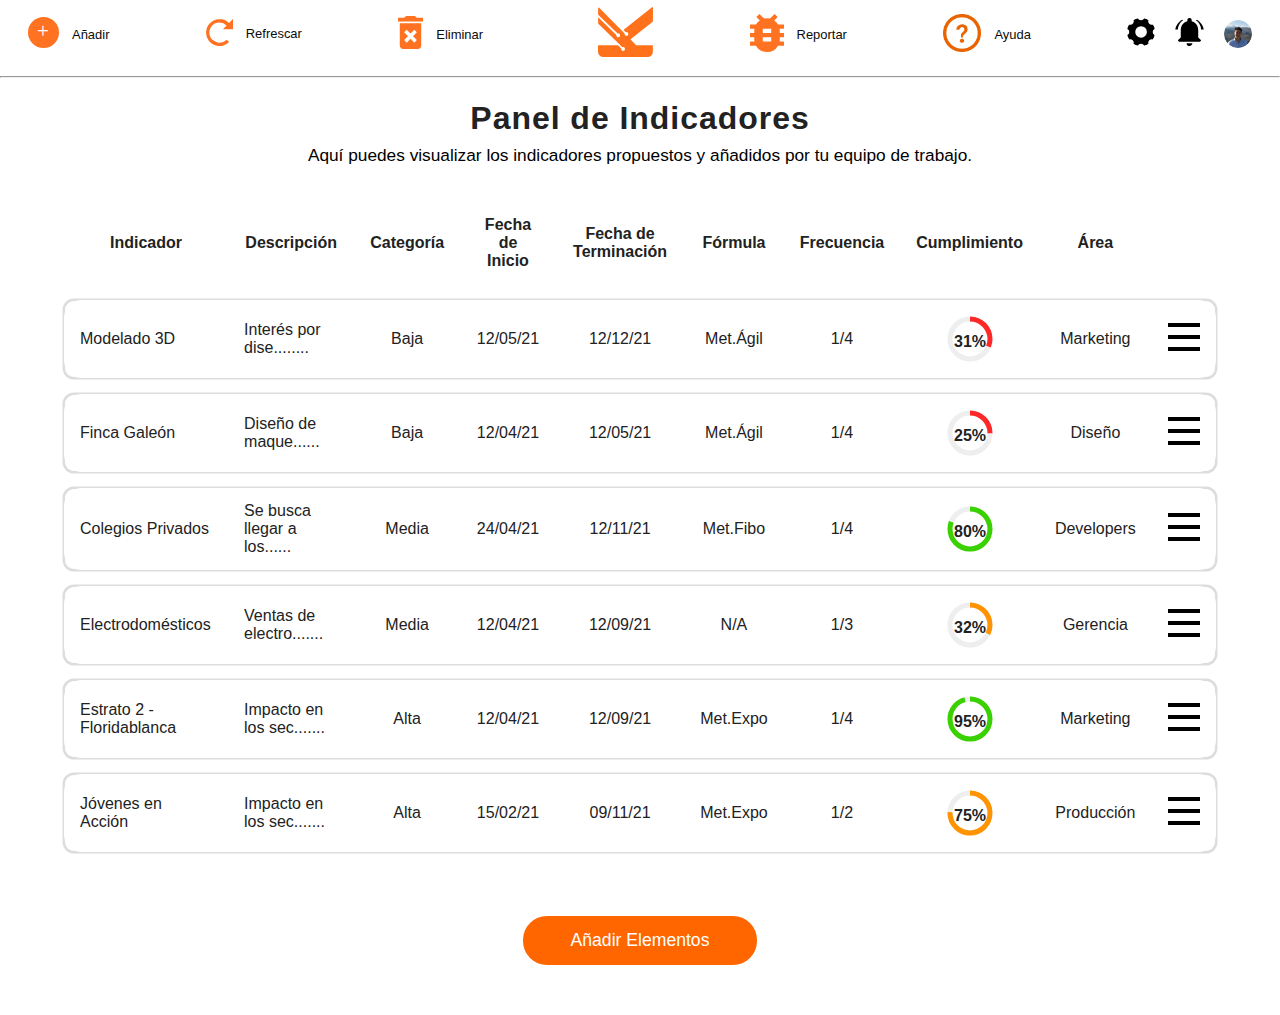
<file: dashboard.html>
<!DOCTYPE html>
<html lang="es">
<head>
    <meta charset="UTF-8">
    <meta name="viewport" content="width=device-width, initial-scale=1.0">
    <link rel="stylesheet" href="styles_dashboard.css">
    <title>Panel de Indicadores</title>
</head>
<body>

     <input type="checkbox" id="menu-toggle" style="display: none;">

    <header>
        <div class="encabezado">
            <div class="marco">
                <div class="estructura">
                    <a href="./formularios/añadir.html"><img src="/assents/Group 3.svg" alt="Añadir" class="icono"></a>
                    <p>Añadir</p>
                </div>
            </div>
            <div class="marco">
                <div class="estructura">
                    <a href="./dashboard.html"><img src="/assents/Icon open-reload.svg" alt="Refrescar" class="icono"></a>
                    <p>Refrescar</p>
                </div>
            </div>
            <div class="marco">
                <div class="estructura">
                    <a href="./formularios/eliminar.html"><img src="/assents/Icon material-delete-forever.svg"  alt="Eliminar" class="icono"></a>
                    <p>Eliminar</p>
                </div>
            </div>
            <div class="marco-icono">
                <img src="/assents/kario sin kairo.svg" alt="Logo">
            </div>
            <div class="marco">
                <div class="estructura">
                    <a href="./formularios/report.html"><img src="/assents/Icon material-bug-report.svg" alt="Reportar" class="icono"></a>
                    <p>Reportar</p>
                </div>
            </div>
            <div class="marco">
                <div class="estructura">
                    <a href="/formularios/ayuda.html"><img src="/assents/icone-point-d-interrogation-question-orange.png" width="38px" alt="Ayuda" class="icono"></a>
                    <p>Ayuda</p>
                </div>
            </div>
            <div class="iconos">
                <div class="configuracion">
                    <img src="/assents/Icon ionic-ios-settings.svg" alt="Configuración">
                </div>
                <div class="notificacion">
                    <img src="/assents/Icon material-notifications-active.svg" alt="Notificación">
                </div>
               <label for="menu-toggle" class="imagen" style="cursor: pointer;">
                    <img src="./assents/pp@2x.png" alt="usuario" />
               </label>
               
            </div>
        </div>
    </header>
    <hr>
    <h1>Panel de Indicadores</h1> 
    <p>Aquí puedes visualizar los indicadores propuestos y añadidos por tu equipo de trabajo.</p>
    
    <table class="table">
        <thead>
            <tr>
                <th>Indicador</th>
                <th>Descripción</th>
                <th>Categoría</th>
                <th>Fecha de Inicio</th>
                <th>Fecha de Terminación</th>
                <th>Fórmula</th>
                <th>Frecuencia</th>
                <th>Cumplimiento</th>
                <th>Área</th>
            </tr>
        </thead>
        <tbody>
            <tr class="descripcion">
                <td>Modelado 3D</td>
                <td>Interés por dise........</td>
                <td class="centrar">Baja</td>
                <td class="centrar">12/05/21</td>
                <td class="centrar">12/12/21</td>
                <td class="centrar">Met.Ágil</td>
                <td class="centrar">1/4</td>
                <td class="circle centrar">
                    <svg width="50" height="50">
                        <circle class="bg" cx="25" cy="25" r="20" />
                        <circle class="progress-1" cx="25" cy="25" r="20" />
                        <text x="25" y="29" class="percentage">31%</text>
                    </svg>
                </td>
                <td class="centrar">Marketing</td>
                <td><img src="/assents/Repeat Grid 2.svg" alt="Menú" class="menu"></td>
            </tr>
            <tr class="descripcion">
                <td>Finca Galeón</td>
                <td>Diseño de maque......</td>
                <td class="centrar">Baja</td>
                <td class="centrar">12/04/21</td>
                <td class="centrar">12/05/21</td>
                <td class="centrar">Met.Ágil</td>
                <td class="centrar">1/4</td>
                <td class="circle centrar">
                    <svg width="50" height="50">
                        <circle class="bg" cx="25" cy="25" r="20" />
                        <circle class="progress-2" cx="25" cy="25" r="20" />
                        <text x="25" y="29" class="percentage">25%</text>
                    </svg>
                </td>
                <td class="centrar">Diseño</td>
                <td><img src="/assents/Repeat Grid 2.svg" alt="Menú" class="menu"></td>
            </tr>
            <tr class="descripcion">
                <td>Colegios Privados</td>
                <td>Se busca llegar a los......</td>
                <td class="centrar">Media</td>
                <td class="centrar">24/04/21</td>
                <td class="centrar">12/11/21</td>
                <td class="centrar">Met.Fibo</td>
                <td class="centrar">1/4</td>
                <td class="circle centrar">
                    <svg width="50" height="50">
                        <circle class="bg" cx="25" cy="25" r="20" />
                        <circle class="progress-3" cx="25" cy="25" r="20" />
                        <text x="25" y="29" class="percentage">80%</text>
                    </svg>
                </td>
                <td class="centrar">Developers</td>
                <td><img src="/assents/Repeat Grid 2.svg" alt="Menú" class="menu"></td>
            </tr>
            <tr class="descripcion">
                <td>Electrodomésticos</td>
                <td>Ventas de electro.......</td>
                <td class="centrar">Media</td>
                <td class="centrar">12/04/21</td>
                <td class="centrar">12/09/21</td>
                <td class="centrar">N/A</td>
                <td class="centrar">1/3</td>
                <td class="circle centrar">
                    <svg width="50" height="50">
                        <circle class="bg" cx="25" cy="25" r="20" />
                        <circle class="progress-4" cx="25" cy="25" r="20" />
                        <text x="25" y="29" class="percentage">32%</text>
                    </svg>
                </td>
                <td class="centrar">Gerencia</td>
                <td><img src="/assents/Repeat Grid 2.svg" alt="Menú" class="menu"></td>
            </tr>
            <tr class="descripcion">
                <td>Estrato 2 - Floridablanca</td>
                <td>Impacto en los sec.......</td>
                <td class="centrar">Alta</td>
                <td class="centrar">12/04/21</td>
                <td class="centrar">12/09/21</td>
                <td class="centrar">Met.Expo</td>
                <td class="centrar">1/4</td>
                <td class="circle centrar">
                    <svg width="50" height="50">
                        <circle class="bg" cx="25" cy="25" r="20" />
                        <circle class="progress-5" cx="25" cy="25" r="20" />
                        <text x="25" y="29" class="percentage">95%</text>
                    </svg>
                </td>
                <td class="centrar">Marketing</td>
                <td><img src="/assents/Repeat Grid 2.svg" alt="Menú" class="menu"></td>
            </tr>
            <tr class="descripcion">
                <td>Jóvenes en Acción</td>
                <td>Impacto en los sec.......</td>
                <td class="centrar">Alta</td>
                <td class="centrar">15/02/21</td>
                <td class="centrar">09/11/21</td>
                <td class="centrar">Met.Expo</td>
                <td class="centrar">1/2</td>
                <td class="circle centrar">
                    <svg width="50" height="50">
                        <circle class="bg" cx="25" cy="25" r="20" />
                        <circle class="progress-6" cx="25" cy="25" r="20" />
                        <text x="25" y="29" class="percentage">75%</text>
                    </svg>
                </td>
                <td class="centrar">Producción</td>
                <td><img src="/assents/Repeat Grid 2.svg" alt="Menú" class="menu"></td>
            </tr>
        </tbody>
    </table>
    <br><br>
    <form action="formularios/añadir.html">
        <div class="boton">
            <button>Añadir Elementos</button>
        </div>
    </form>
    
    <nav class="mini-menu">
        <a href="index.html"> <img src="/assents/logout.png" alt="logout" /> Cerrar sesión </a>
    </nav>

</body>
</html>
</file>
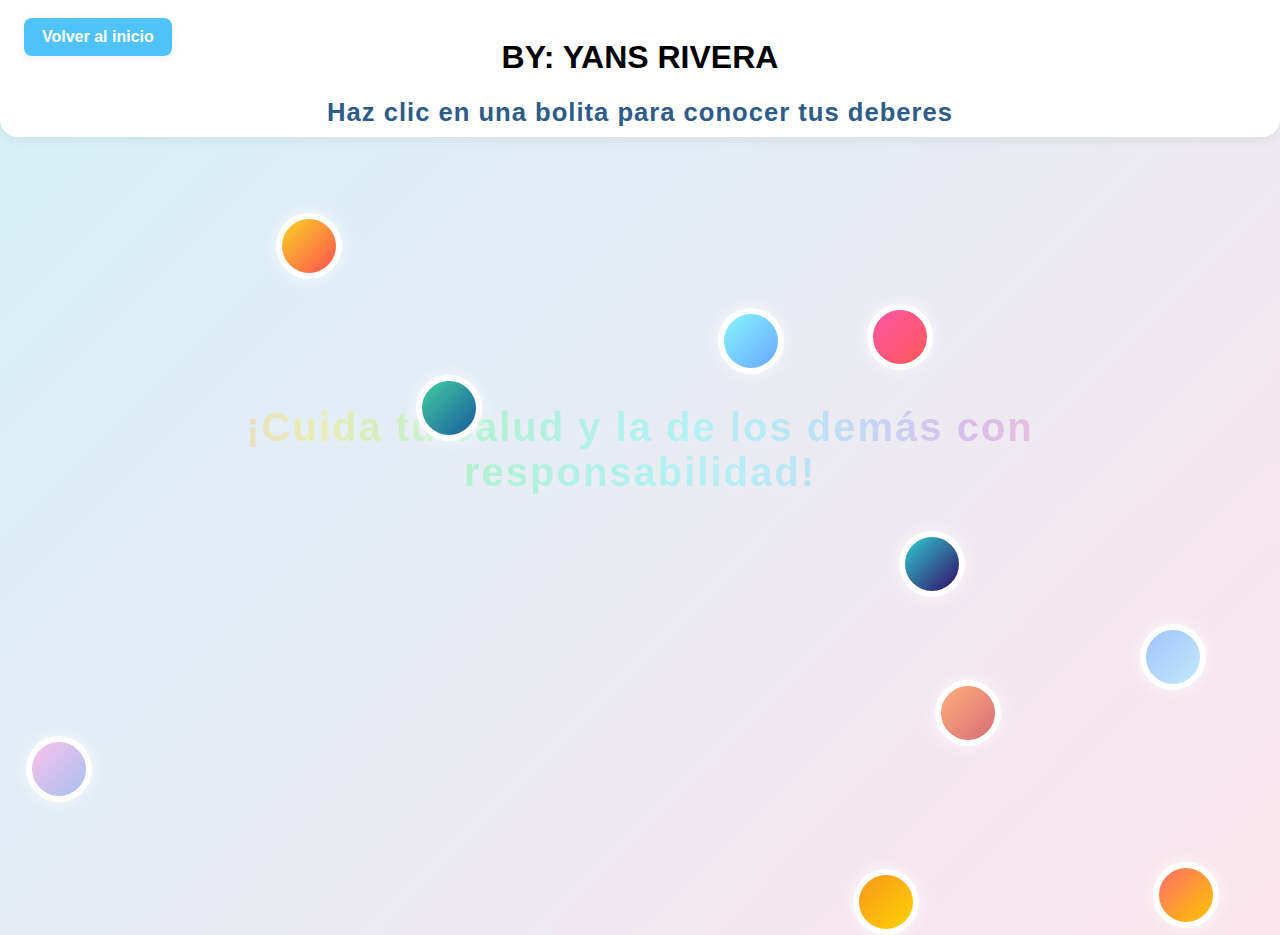
<file: deberes.html>
<!DOCTYPE html>
<html lang="es">
<head>
  <meta charset="UTF-8" />
  <meta name="viewport" content="width=device-width, initial-scale=1.0" />
  <title>Deberes</title>
  <link rel="stylesheet" href="estilos_salas.css" />
</head>
<body>
  <div class="contenedor-sala">
    <h1>BY: YANS RIVERA</h1>
    <a href="bienvenida.html" class="btn-volver">Volver al inicio</a>
    <h1 class="titulo">Haz clic en una bolita para conocer tus deberes</h1>
  </div>

  <div class="fondo-texto">¡Cuida tu salud y la de los demás con responsabilidad!</div>

  <div class="sala" id="salaDeberes" style="position:relative; width:100vw; height:calc(100vh - 120px); overflow:hidden;">
    <div class="bolita" data-mensaje="Cumplir con las normas establecidas en el centro de salud."></div>
    <div class="bolita" data-mensaje="Respetar al personal médico y administrativo."></div>
    <div class="bolita" data-mensaje="Proporcionar información veraz sobre su estado de salud."></div>
    <div class="bolita" data-mensaje="Cuidar las instalaciones y recursos del centro de salud."></div>
    <div class="bolita" data-mensaje="Seguir las indicaciones médicas y tratamientos prescritos."></div>
    <div class="bolita" data-mensaje="Informar oportunamente sobre cambios en su estado de salud."></div>
    <div class="bolita" data-mensaje="Respetar los derechos de otros pacientes."></div>
    <div class="bolita" data-mensaje="Cumplir con los horarios establecidos para citas y procedimientos."></div>
    <div class="bolita" data-mensaje="Evitar conductas que pongan en riesgo la seguridad de otros."></div>
    <div class="bolita" data-mensaje="Participar activamente en su proceso de recuperación."></div>
  </div>

  <div id="modal" class="modal">
    <div class="modal-contenido">
      <p id="textoModal">
        <span id="mensajeIntro"></span><br />
        <span id="mensajeDeber"></span>
      </p>
      <button id="cerrar">Cerrar</button>
    </div>
  </div>

  <script>
    const sala = document.getElementById('salaDeberes');
    const salaRect = () => sala.getBoundingClientRect();

    document.querySelectorAll('.bolita').forEach(bolita => {
      const size = bolita.offsetWidth || 54;

      bolita.style.left = Math.random() * (sala.clientWidth - size) + 'px';
      bolita.style.top = Math.random() * (sala.clientHeight - size) + 'px';

      let dx = (Math.random() - 0.5) * 9;
      let dy = (Math.random() - 0.5) * 9;

      function mover() {
        let x = parseFloat(bolita.style.left);
        let y = parseFloat(bolita.style.top);

        x += dx;
        y += dy;

        if (x <= 0 || x >= sala.clientWidth - size) dx *= -1;
        if (y <= 0 || y >= sala.clientHeight - size) dy *= -1;

        bolita.style.left = x + 'px';
        bolita.style.top = y + 'px';

        requestAnimationFrame(mover);
      }

      mover();

      bolita.addEventListener('click', () => {
        const mensaje = bolita.getAttribute('data-mensaje');
        document.getElementById('mensajeIntro').textContent = "Tienes el deber de:";
        document.getElementById('mensajeDeber').textContent = mensaje;
        document.getElementById('modal').style.display = 'flex';
      });
    });

    document.getElementById('cerrar').addEventListener('click', () => {
      document.getElementById('modal').style.display = 'none';
    });
  </script>
</body>
</html>
</file>
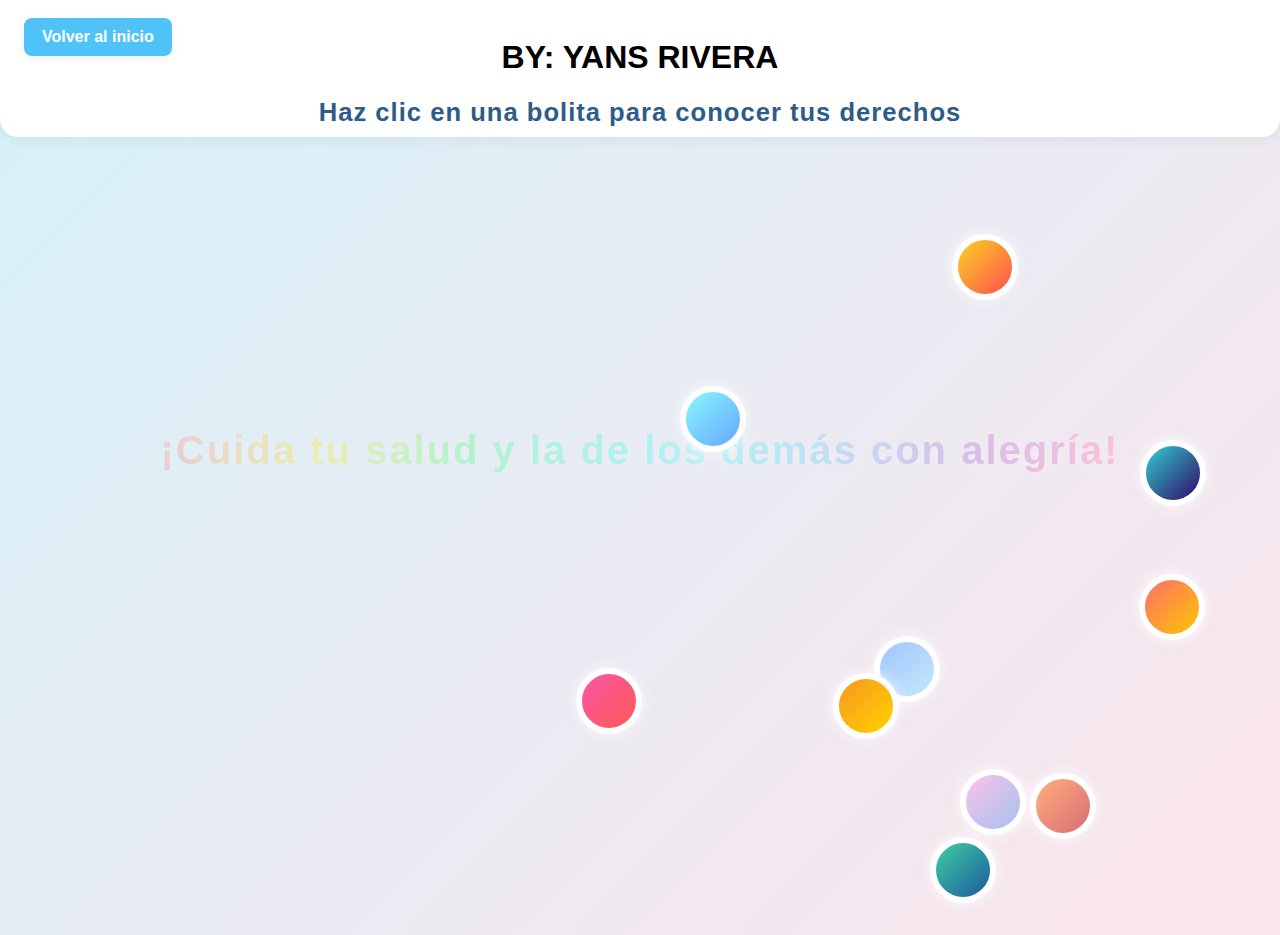
<file: derechos.html>
<!DOCTYPE html>
<html lang="es">
<head>
  <meta charset="UTF-8" />
  <meta name="viewport" content="width=device-width, initial-scale=1.0" />
  <title>Derechos</title>
  <link rel="stylesheet" href="estilos_salas.css" />
</head>
<body>
  <div class="contenedor-sala">
    <h1>BY: YANS RIVERA</h1>
    <a href="bienvenida.html" class="btn-volver">Volver al inicio</a>
    <h1 class="titulo">Haz clic en una bolita para conocer tus derechos</h1>
  </div>

  <div class="fondo-texto">¡Cuida tu salud y la de los demás con alegría!</div>

  <div class="sala" id="salaDerechos" style="position:relative; width:100vw; height:calc(100vh - 120px); overflow:hidden;">
    <div class="bolita" data-mensaje="Conocer todos los trámites administrativos. Ser informado de todo lo relacionado con su atención."></div>
    <div class="bolita" data-mensaje="Recibir atención que salvaguarde su dignidad personal y respete sus valores."></div>
    <div class="bolita" data-mensaje="Respetar su privacidad, confidencialidad de la información y contar con una historia clínica íntegra, veraz y legible."></div>
    <div class="bolita" data-mensaje="Recibir un trato amable, cortés y humano por parte de todo el personal."></div>
    <div class="bolita" data-mensaje="Conocer toda la información sobre la enfermedad, procedimientos y tratamientos."></div>
    <div class="bolita" data-mensaje="Ser atendido por personal capacitado."></div>
    <div class="bolita" data-mensaje="Recibir prescripción de medicamentos y explicación de vías de administración."></div>
    <div class="bolita" data-mensaje="Aceptar o rechazar procedimientos dejando constancia escrita."></div>
    <div class="bolita" data-mensaje="Recibir atención requerida de acuerdo a sus necesidades."></div>
    <div class="bolita" data-mensaje="Recibir atención en un ambiente seguro y limpio."></div>
  </div>

  <div id="modal" class="modal">
    <div class="modal-contenido">
      <p id="textoModal">
        <span id="mensajeIntro"></span><br />
        <span id="mensajeDerecho"></span>
      </p>
      <button id="cerrar">Cerrar</button>
    </div>
  </div>

  <script>
    const sala = document.getElementById('salaDerechos');
    const salaRect = () => sala.getBoundingClientRect();

    document.querySelectorAll('.bolita').forEach(bolita => {
      const size = bolita.offsetWidth || 54;

      bolita.style.left = Math.random() * (sala.clientWidth - size) + 'px';
      bolita.style.top = Math.random() * (sala.clientHeight - size) + 'px';

      let dx = (Math.random() - 0.5) * 9;
      let dy = (Math.random() - 0.5) * 9;

      function mover() {
        let x = parseFloat(bolita.style.left);
        let y = parseFloat(bolita.style.top);

        x += dx;
        y += dy;

        if (x <= 0 || x >= sala.clientWidth - size) dx *= -1;
        if (y <= 0 || y >= sala.clientHeight - size) dy *= -1;

        bolita.style.left = x + 'px';
        bolita.style.top = y + 'px';

        requestAnimationFrame(mover);
      }

      mover();

      bolita.addEventListener('click', () => {
        const mensaje = bolita.getAttribute('data-mensaje');
        document.getElementById('mensajeIntro').textContent = "Tienes derecho a:";
        document.getElementById('mensajeDerecho').textContent = mensaje;
        document.getElementById('modal').style.display = 'flex';
      });
    });

    document.getElementById('cerrar').addEventListener('click', () => {
      document.getElementById('modal').style.display = 'none';
    });
  </script>
</body>
</html>
</file>
<file: styles_dashboard.css>
body {
    font-family: 'Segoe UI', Arial, sans-serif;
    background: #fff;
    margin: 0;
    color: #333;
}


.encabezado {
    display: flex;
    align-items: center;
    justify-content: space-between;
    padding: 0 28px;
    height: 68px;
}

.marco {
    display: flex;
    align-items: center;
    margin-right: 18px;
    color: #020100;
    font-size: 12px;
}

.marco .estructura{
    display: flex;
    align-items: center;
    gap: 10px;
}

.marco p{
    margin: 0 0 0 3px;
    font-weight: 500;
    color: #0b0b0b;
}

.marco-icono img {
    height: 50px;
    margin: 0 18px;
}

.iconos {
    display: flex;
    align-items: center;
    gap: 20px;
}

.iconos img {
    height: 28px;
    border-radius: 50%;
}

.iconos .imagen {
    display: flex;
    align-items: center;
    height: 50px;
}

.mini-menu {
  position: fixed;
  top: 60px;
  right: -160px;
  width: 150px;
  background: transparent;
  border-left: transparent;
  padding: 12px;
  display: flex;
  flex-direction: column;
  gap: 10px;
  transition: right 0.3s ease-in-out;
  z-index: 9999;
}

.mini-menu a {
  display: flex;
  align-items: center;
  gap: 8px;
  font-size: 0.95rem;
  font-weight: 500;     
  color: #222;
  text-decoration: none;
  padding: 8px;
  border-radius: 8px;
  transition: background 0.2s;
}

.mini-menu a:hover {
  background: #eee;
}

.mini-menu a img {
  width: 18px;
  height: 18px;
}

#menu-toggle:checked ~ .mini-menu {
  right: 0;
}


h1 {
    text-align: center;
    color: #222;
    font-size: 2em;
    font-weight: 600;
    margin: 22px 0 0 0;
    letter-spacing: .03em;
}

p {
    text-align: center;
    color: #000000;
    font-size: 1.08em;
    margin-top: 8px;
}

.table {
    width: 90%;
    margin: 20px auto 0 auto;
    border-collapse: separate;
    border-spacing: 0 16px;
    font-size: 1em;
}

.table thead th {
 padding: 14px 16px;
    border: none;
    font-size: 1em;
    color: #222;
    vertical-align: middl
}

.table tbody tr {
    background: #fff;
    border-radius: 10px;
    box-shadow: 0 0 0 1.5px #ddd;
    overflow: hidden;
    margin-bottom: 14px;
    box-sizing: border-box;
}

.table tbody td {
    padding: 14px 16px;
    border: none;
    font-size: 1em;
    color: #222;
    vertical-align: middle;
}

.table tbody tr td:first-child {
    border-top-left-radius: 18px;
    border-bottom-left-radius: 18px;
}
.table tbody tr td:last-child {
    border-top-right-radius: 18px;
    border-bottom-right-radius: 18px;
}

.centrar {
    text-align: center;
}

.menu {
    height: 28px;
    cursor: pointer;
}

.circle {
    padding: 0;
    text-align: center;
}

svg {
    display: block;
    margin: auto;
}

.bg {
    fill: none;
    stroke: #eee;
    stroke-width: 5;
}

.progress-1 { /* 31% rojo */
    fill: none;
    stroke: #ff2828;
    stroke-width: 5;
    stroke-dasharray: 126;
    stroke-dashoffset: 87;
    transform: rotate(-90deg);
    transform-origin: 50% 50%;
}
.progress-2 { /* 25% rojo */
    fill: none;
    stroke: #ff2828;
    stroke-width: 5;
    stroke-dasharray: 126;
    stroke-dashoffset: 94.5;
    transform: rotate(-90deg);
    transform-origin: 50% 50%;
}
.progress-3 { /* 80% verde */
    fill: none;
    stroke: #3ad100;
    stroke-width: 5;
    stroke-dasharray: 126;
    stroke-dashoffset: 25.2;
    transform: rotate(-90deg);
    transform-origin: 50% 50%;
}
.progress-4 { /* 32% naranja */
    fill: none;
    stroke: #ff9300;
    stroke-width: 5;
    stroke-dasharray: 126;
    stroke-dashoffset: 85.7;
    transform: rotate(-90deg);
    transform-origin: 50% 50%;
}
.progress-5 { /* 95% verde */
    fill: none;
    stroke: #3ad100;
    stroke-width: 5;
    stroke-dasharray: 126;
    stroke-dashoffset: 6.3;
    transform: rotate(-90deg);
    transform-origin: 50% 50%;
}
.progress-6 { /* 75% naranja */
    fill: none;
    stroke: #ff9300;
    stroke-width: 5;
    stroke-dasharray: 126;
    stroke-dashoffset: 31.5;
    transform: rotate(-90deg);
    transform-origin: 50% 50%;
}

.percentage {
    font-size: 1em;
    font-weight: 700;
    fill: #222;
    text-anchor: middle;
    alignment-baseline: middle;
    dominant-baseline: middle;
}

.boton {
    text-align: center;
    margin-bottom: 38px;
}

.boton button {
    background: #ff6600;
    color: #fff;
    border: none;
    border-radius: 24px;
    padding: 14px 48px;
    font-size: 1.1em;
    font-weight: 500;
    cursor: pointer;
    margin-top: 12px;
    margin-bottom: 12px;
    transition: background 0.18s;
}

.boton button:hover {
    background: #ff8000;
}

@media (max-width: 1024px) {
  .encabezado {
    flex-wrap: wrap;
    justify-content: center;
    gap: 10px;
    padding: 1rem;
  }

  .marco {
    flex: 0 1 60%;
    justify-content: center;
    margin-bottom: 10px;
  }

  .marco .estructura {
    flex-wrap: wrap;
    justify-content: center;
    gap: 8px;
  }

  .marco-icono {
    flex-basis: 100%;
    text-align: center;
    margin: 8px 0;
  }

  .iconos {
    flex-wrap: wrap;
    justify-content: center;
    gap: 10px;
    margin-top: 10px;
  }

  .iconos img {
    width: 30px;
    height: 30px;
  }
}

@media (max-width: 600px) {
  .encabezado {
    flex-direction: column;
    align-items: center;
  }

  .estructura {
    flex-direction: row;
    justify-content: center;
    flex-wrap: wrap;
    gap: 10px;
  }

  .iconos {
    justify-content: center;
    gap: 12px;
    flex-wrap: wrap;
  }

  .mini-menu {
    right: -100%;
    top: 70px;
    width: 90%;
    padding: 12px;
  }

  #menu-toggle:checked ~ .mini-menu {
    right: 5%;
  }
}
</file>
<file: estilos_salas.css>
body {
  margin: 0;
  padding: 0;
  background: linear-gradient(135deg, #d4f1f9, #fce4ec);
  font-family: 'Segoe UI', sans-serif;
  position: relative;
}

/* Evitar el scroll horizontal */
html{
  overflow-x: hidden;
}

/* Texto bonito centrado */
.fondo-texto {
  position: fixed;
  top: 50%;
  left: 50%;
  transform: translate(-50%, -50%);
  font-size: 2.5rem;
  font-weight: bold;
  text-align: center;
  z-index: 1;
  opacity: 0.32;
  pointer-events: none;
  user-select: none;
  width: 90vw;
  max-width: 1000px;
  background: linear-gradient(90deg, #ff6f91, #f9d423, #43e97b, #38f9d7, #4fc3f7, #a259c6, #ff6f91);
  -webkit-background-clip: text;
  -webkit-text-fill-color: transparent;
  background-clip: text;
  text-fill-color: transparent;
  filter: brightness(1.1) drop-shadow(0 2px 8px #fff);
  padding: 0;
  border-radius: 0;
  box-shadow: none;
  letter-spacing: 2px;
}

/* Contenedor título y botón */
.contenedor-sala {
  width: 100%;
  background: #fff;
  box-shadow: 0 2px 12px rgba(44, 62, 80, 0.08);
  padding: 18px 0 10px 0;
  text-align: center;
  position: relative;
  z-index: 5;
  margin-bottom: 18px;
  border-bottom-left-radius: 18px;
  border-bottom-right-radius: 18px;
}

.titulo {
  font-size: 1.6rem;
  color: #2d5c88;
  margin: 0.5rem 0 0 0;
  font-weight: 700;
  letter-spacing: 1px;
}

/* Botón volver */
.btn-volver {
  display: inline-block;
  padding: 10px 18px;
  background-color: #4fc3f7;
  color: #fff;
  text-decoration: none;
  border-radius: 8px;
  font-weight: bold;
  transition: background-color 0.3s ease;
  margin-bottom: 8px;
  margin-top: 0;
  border: none;
  font-size: 1rem;
  box-shadow: 0 2px 8px rgba(44, 62, 80, 0.08);
  position: absolute;
  left: 24px;
  top: 18px;
}
.btn-volver:hover {
  background-color: #0288d1;
}

/* Bolitas de colores variados y efecto brillante */
.bolita {
  width: 54px;
  height: 54px;
  border-radius: 50%;
  position: absolute;
  z-index: 2;
  cursor: pointer;
  box-shadow: 0 0 18px 2px #fff, 0 0 0 4px #fff;
  transition: transform 0.2s, box-shadow 0.2s;
  border: 2px solid #fff;
  background: linear-gradient(135deg, #ffaf7b 0%, #d76d77 100%);
}
.bolita:nth-child(2) { background: linear-gradient(135deg, #43cea2 0%, #185a9d 100%);}
.bolita:nth-child(3) { background: linear-gradient(135deg, #f9d423 0%, #ff4e50 100%);}
.bolita:nth-child(4) { background: linear-gradient(135deg, #30cfd0 0%, #330867 100%);}
.bolita:nth-child(5) { background: linear-gradient(135deg, #a1c4fd 0%, #c2e9fb 100%);}
.bolita:nth-child(6) { background: linear-gradient(135deg, #fbc2eb 0%, #a6c1ee 100%);}
.bolita:nth-child(7) { background: linear-gradient(135deg, #f7971e 0%, #ffd200 100%);}
.bolita:nth-child(8) { background: linear-gradient(135deg, #fd6e6a 0%, #ffc600 100%);}
.bolita:nth-child(9) { background: linear-gradient(135deg, #89f7fe 0%, #66a6ff 100%);}
.bolita:nth-child(10) { background: linear-gradient(135deg, #f857a6 0%, #ff5858 100%);}
.bolita:hover {
  transform: scale(1.22) rotate(-8deg);
  box-shadow: 0 0 32px 8px #fff, 0 0 40px 0px #ffd200;
  filter: brightness(1.2);
}

/* Modal */
.modal {
  display: none;
  position: fixed;
  z-index: 10;
  top: 0;
  left: 0;
  width: 100%;
  height: 100%;
  background: rgba(0, 0, 0, 0.6);
  align-items: center;
  justify-content: center;
}

.modal-content, .modal-contenido {
  background: #fff;
  padding: 30px;
  border-radius: 15px;
  text-align: center;
  max-width: 90%;
  box-shadow: 0 0 20px rgba(0,0,0,0.3);
}

.modal-content button,
.modal-contenido button {
  margin-top: 20px;
  padding: 10px 20px;
  background-color: #ff6f91;
  color: white;
  border: none;
  border-radius: 8px;
  cursor: pointer;
  font-weight: bold;
}
.modal-content button:hover,
.modal-contenido button:hover {
  background-color: #ff3c6f;
}

.sala {
  position: relative;
  width: 100vw;
  height: calc(100vh - 120px); /* Ajusta según el alto de tu header */
  overflow: hidden; /* ¡Esto es clave! */
}
</file>
